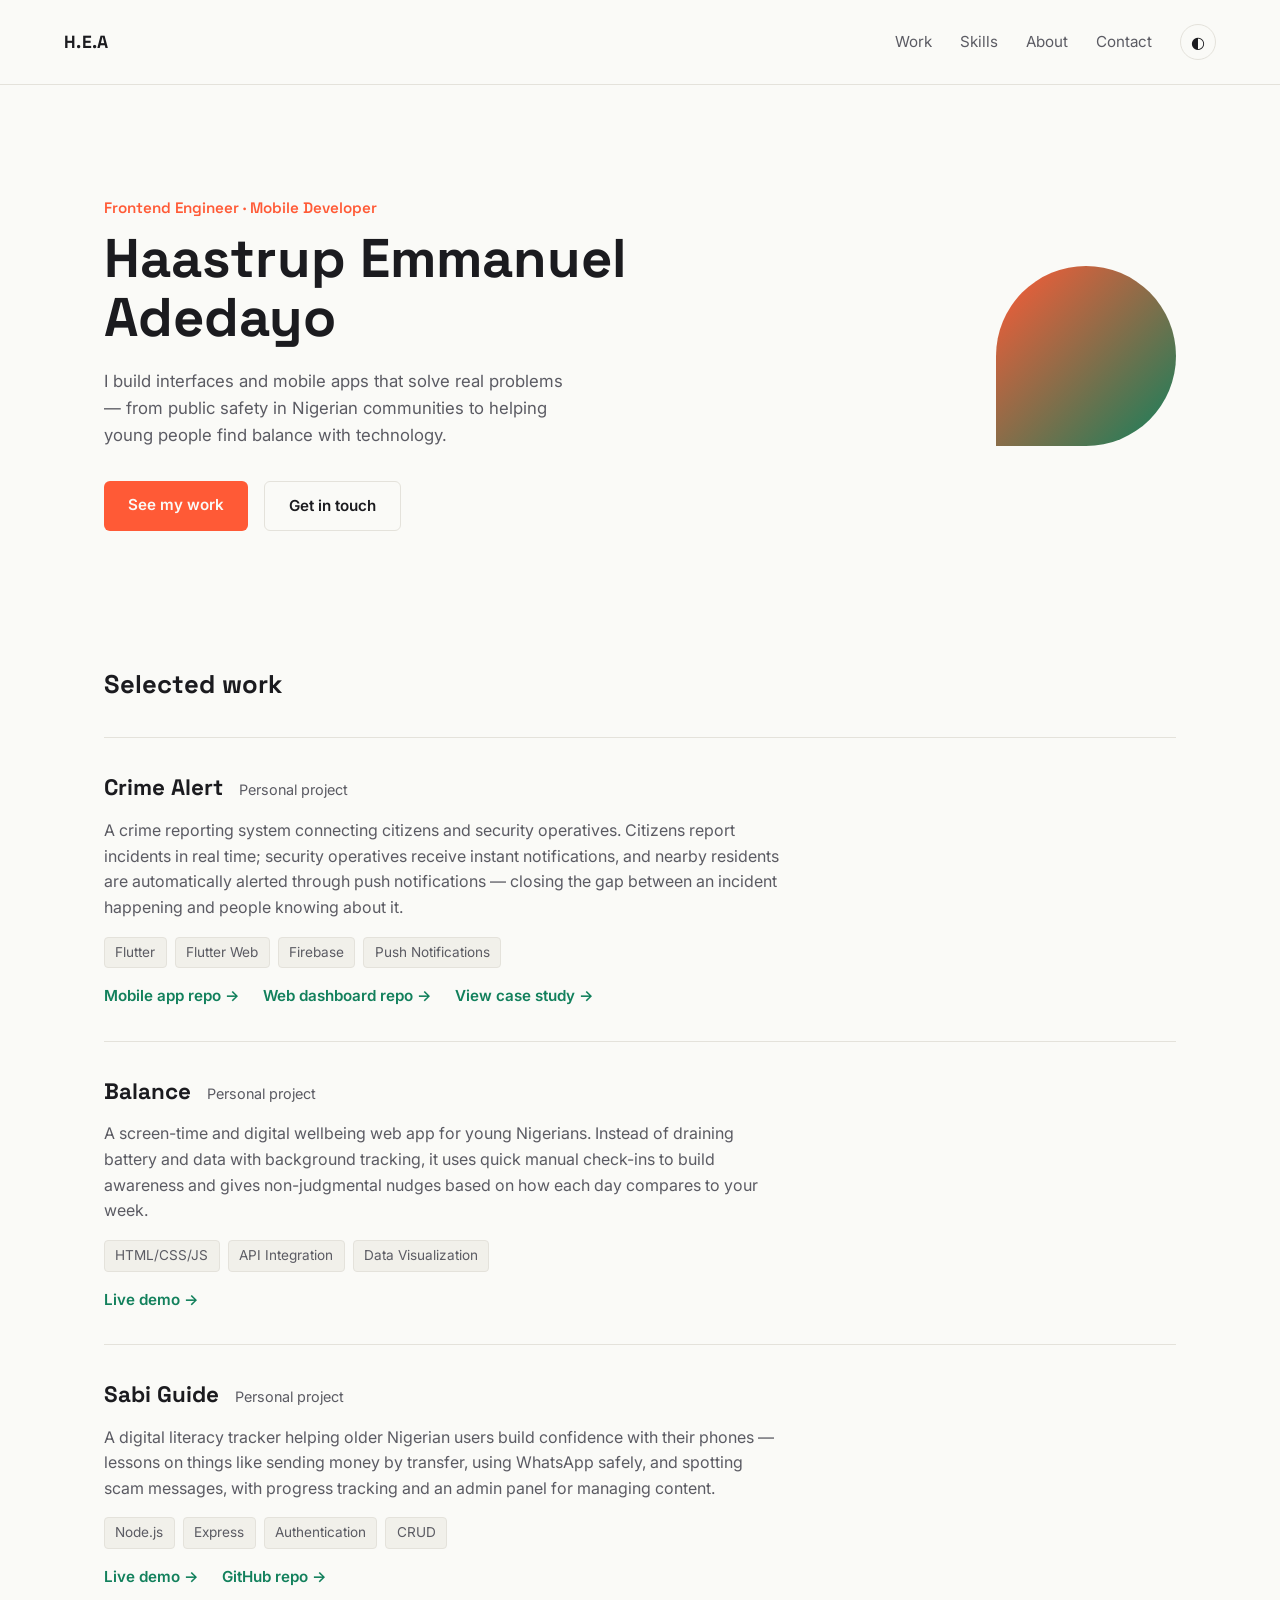
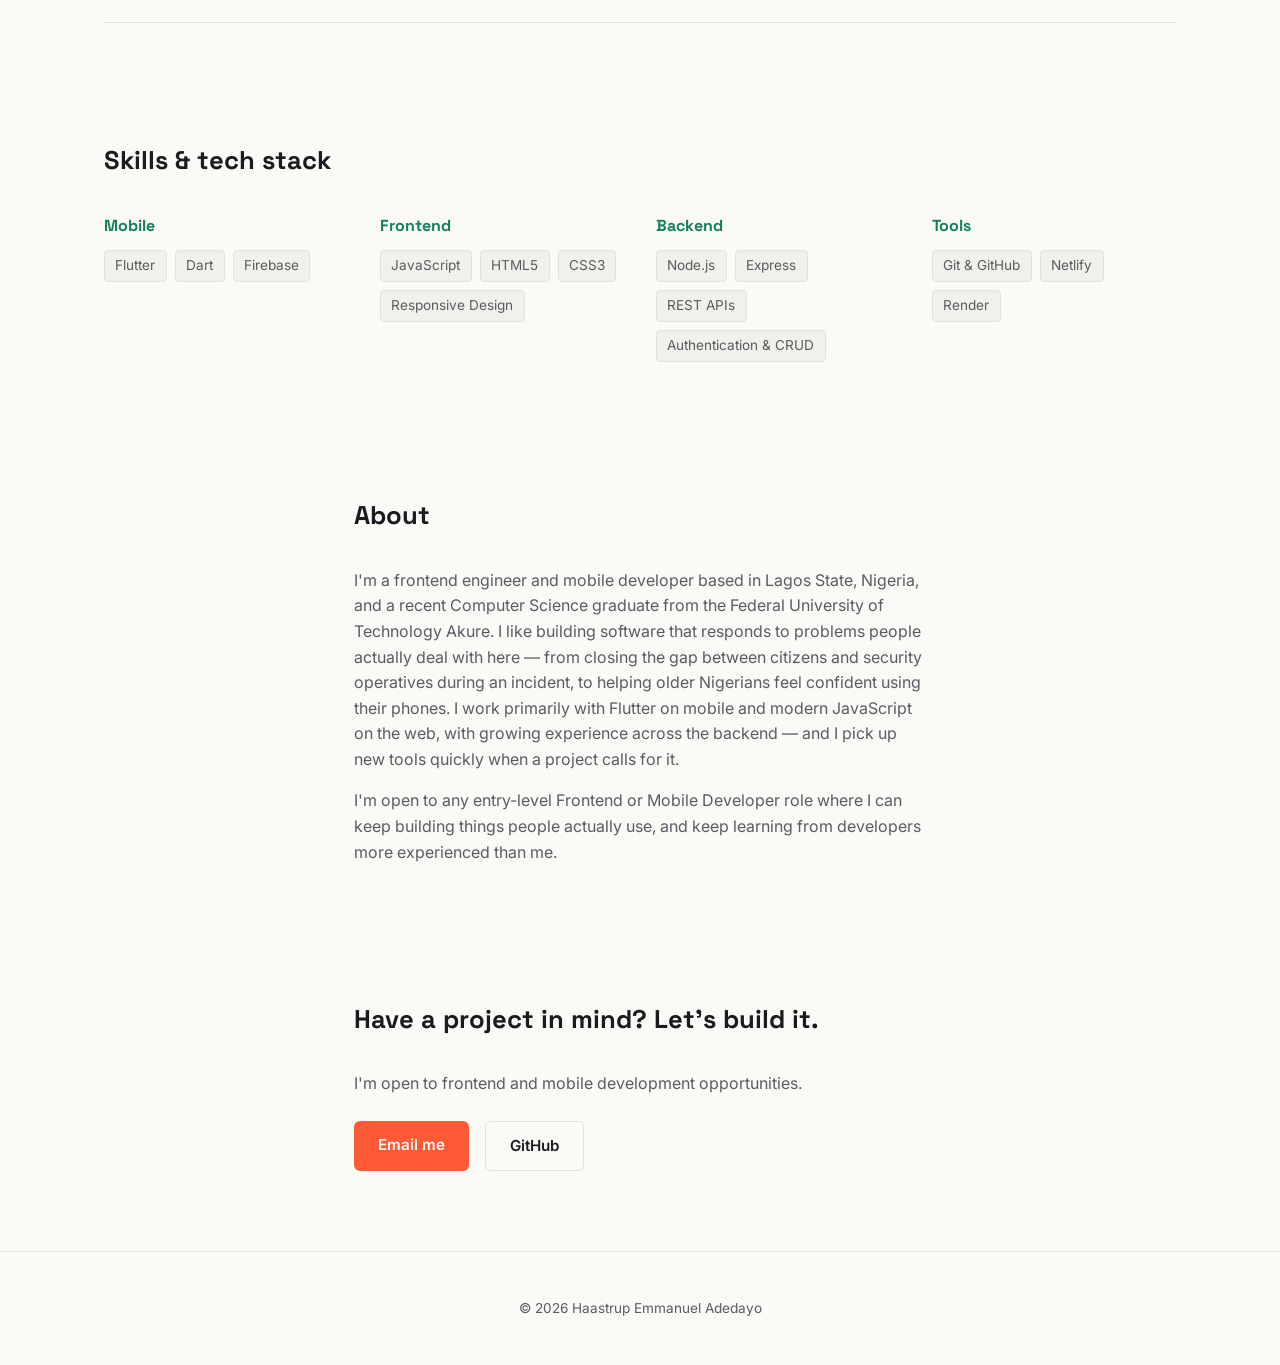
<file: index.html>
<!DOCTYPE html>
<html lang="en">
<head>
<meta charset="UTF-8" />
<meta name="viewport" content="width=device-width, initial-scale=1.0" />
<title>Haastrup Emmanuel Adedayo — Frontend Engineer & Mobile Developer</title>
<link rel="preconnect" href="https://fonts.googleapis.com">
<link href="https://fonts.googleapis.com/css2?family=Space+Grotesk:wght@400;500;600;700&family=Inter:wght@400;500;600&display=swap" rel="stylesheet">
<link rel="stylesheet" href="style.css" />
</head>
<body>

  <header class="site-header">
    <span class="logo">H.E.A</span>
    <nav>
      <a href="#work">Work</a>
      <a href="#skills">Skills</a>
      <a href="#about">About</a>
      <a href="#contact">Contact</a>
      <button id="theme-toggle" aria-label="Toggle dark mode">
        <span class="toggle-icon">◐</span>
      </button>
    </nav>
  </header>

  <main>
    <section class="hero">
      <div class="hero-text">
        <p class="eyebrow">Frontend Engineer · Mobile Developer</p>
        <h1>Haastrup Emmanuel<br />Adedayo</h1>
        <p class="hero-desc">
          I build interfaces and mobile apps that solve real problems —
          from public safety in Nigerian communities to helping young people
          find balance with technology.
        </p>
        <div class="hero-links">
          <a href="#work" class="btn-primary">See my work</a>
          <a href="#contact" class="btn-ghost">Get in touch</a>
        </div>
      </div>
      <div class="hero-mark" aria-hidden="true">
        <div class="mark-shape"></div>
      </div>
    </section>

    <section id="work" class="work">
      <h2>Selected work</h2>

      <article class="project">
        <div class="project-head">
          <h3>Crime Alert</h3>
          <span class="project-year">Personal project</span>
        </div>
        <p class="project-desc">
          A crime reporting system connecting citizens and security operatives.
          Citizens report incidents in real time; security operatives receive
          instant notifications, and nearby residents are automatically alerted
          through push notifications — closing the gap between an incident
          happening and people knowing about it.
        </p>
        <ul class="tags">
          <li>Flutter</li>
          <li>Flutter Web</li>
          <li>Firebase</li>
          <li>Push Notifications</li>
        </ul>
        <div class="project-links">
          <a href="https://github.com/HaastrupEmmanuel01/crime-alert-app" target="_blank" rel="noopener">Mobile app repo →</a>
          <a href="https://github.com/HaastrupEmmanuel01/crime-alert-dashboard" target="_blank" rel="noopener">Web dashboard repo →</a>
          <a href="./crime-alert-case-study.html">View case study →</a>
        </div>
      </article>

      <article class="project">
        <div class="project-head">
          <h3>Balance</h3>
          <span class="project-year">Personal project</span>
        </div>
        <p class="project-desc">
          A screen-time and digital wellbeing web app for young Nigerians.
          Instead of draining battery and data with background tracking,
          it uses quick manual check-ins to build awareness and gives
          non-judgmental nudges based on how each day compares to your week.
        </p>
        <ul class="tags">
          <li>HTML/CSS/JS</li>
          <li>API Integration</li>
          <li>Data Visualization</li>
        </ul>
        <div class="project-links">
          <a href="./balance/index.html">Live demo →</a>
        </div>
      </article>

      <article class="project">
        <div class="project-head">
          <h3>Sabi Guide</h3>
          <span class="project-year">Personal project</span>
        </div>
        <p class="project-desc">
          A digital literacy tracker helping older Nigerian users build
          confidence with their phones — lessons on things like sending
          money by transfer, using WhatsApp safely, and spotting scam
          messages, with progress tracking and an admin panel for managing
          content.
        </p>
        <ul class="tags">
          <li>Node.js</li>
          <li>Express</li>
          <li>Authentication</li>
          <li>CRUD</li>
        </ul>
        <div class="project-links">
          <a href="https://sabi-guide.onrender.com/login" target="_blank" rel="noopener">Live demo →</a>
          <a href="https://github.com/HaastrupEmmanuel01/sabi-guide" target="_blank" rel="noopener">GitHub repo →</a>
        </div>
      </article>
    </section>

    <section id="skills" class="skills">
      <h2>Skills & tech stack</h2>
      <div class="skills-grid">
        <div class="skills-group">
          <h3>Mobile</h3>
          <ul class="tags">
            <li>Flutter</li>
            <li>Dart</li>
            <li>Firebase</li>
          </ul>
        </div>
        <div class="skills-group">
          <h3>Frontend</h3>
          <ul class="tags">
            <li>JavaScript</li>
            <li>HTML5</li>
            <li>CSS3</li>
            <li>Responsive Design</li>
          </ul>
        </div>
        <div class="skills-group">
          <h3>Backend</h3>
          <ul class="tags">
            <li>Node.js</li>
            <li>Express</li>
            <li>REST APIs</li>
            <li>Authentication & CRUD</li>
          </ul>
        </div>
        <div class="skills-group">
          <h3>Tools</h3>
          <ul class="tags">
            <li>Git & GitHub</li>
            <li>Netlify</li>
            <li>Render</li>
          </ul>
        </div>
      </div>
    </section>

    <section id="about" class="about">
      <h2>About</h2>
      <p>
        I'm a frontend engineer and mobile developer based in Lagos State, Nigeria,
        and a recent Computer Science graduate from the Federal University of
        Technology Akure. I like building software that responds to problems
        people actually deal with here — from closing the gap between citizens
        and security operatives during an incident, to helping older Nigerians
        feel confident using their phones. I work primarily with Flutter on
        mobile and modern JavaScript on the web, with growing experience across
        the backend — and I pick up new tools quickly when a project calls for it.
      </p>
      <p>
        I'm open to any entry-level Frontend or Mobile Developer
        role where I can keep building things people actually use, and keep
        learning from developers more experienced than me.
      </p>
    </section>

    <section id="contact" class="contact">
      <h2>Have a project in mind? Let's build it.</h2>
      <p>I'm open to frontend and mobile development opportunities.</p>
      <div class="contact-links">
        <a href="mailto:ehaastrup079@gmail.com" class="btn-primary">Email me</a>
        <a href="https://github.com/HaastrupEmmanuel01" target="_blank" rel="noopener" class="btn-ghost">GitHub</a>
      </div>
    </section>
  </main>

  <footer>
    <p>© 2026 Haastrup Emmanuel Adedayo</p>
  </footer>

  <script src="script.js"></script>
</body>
</html>
</file>
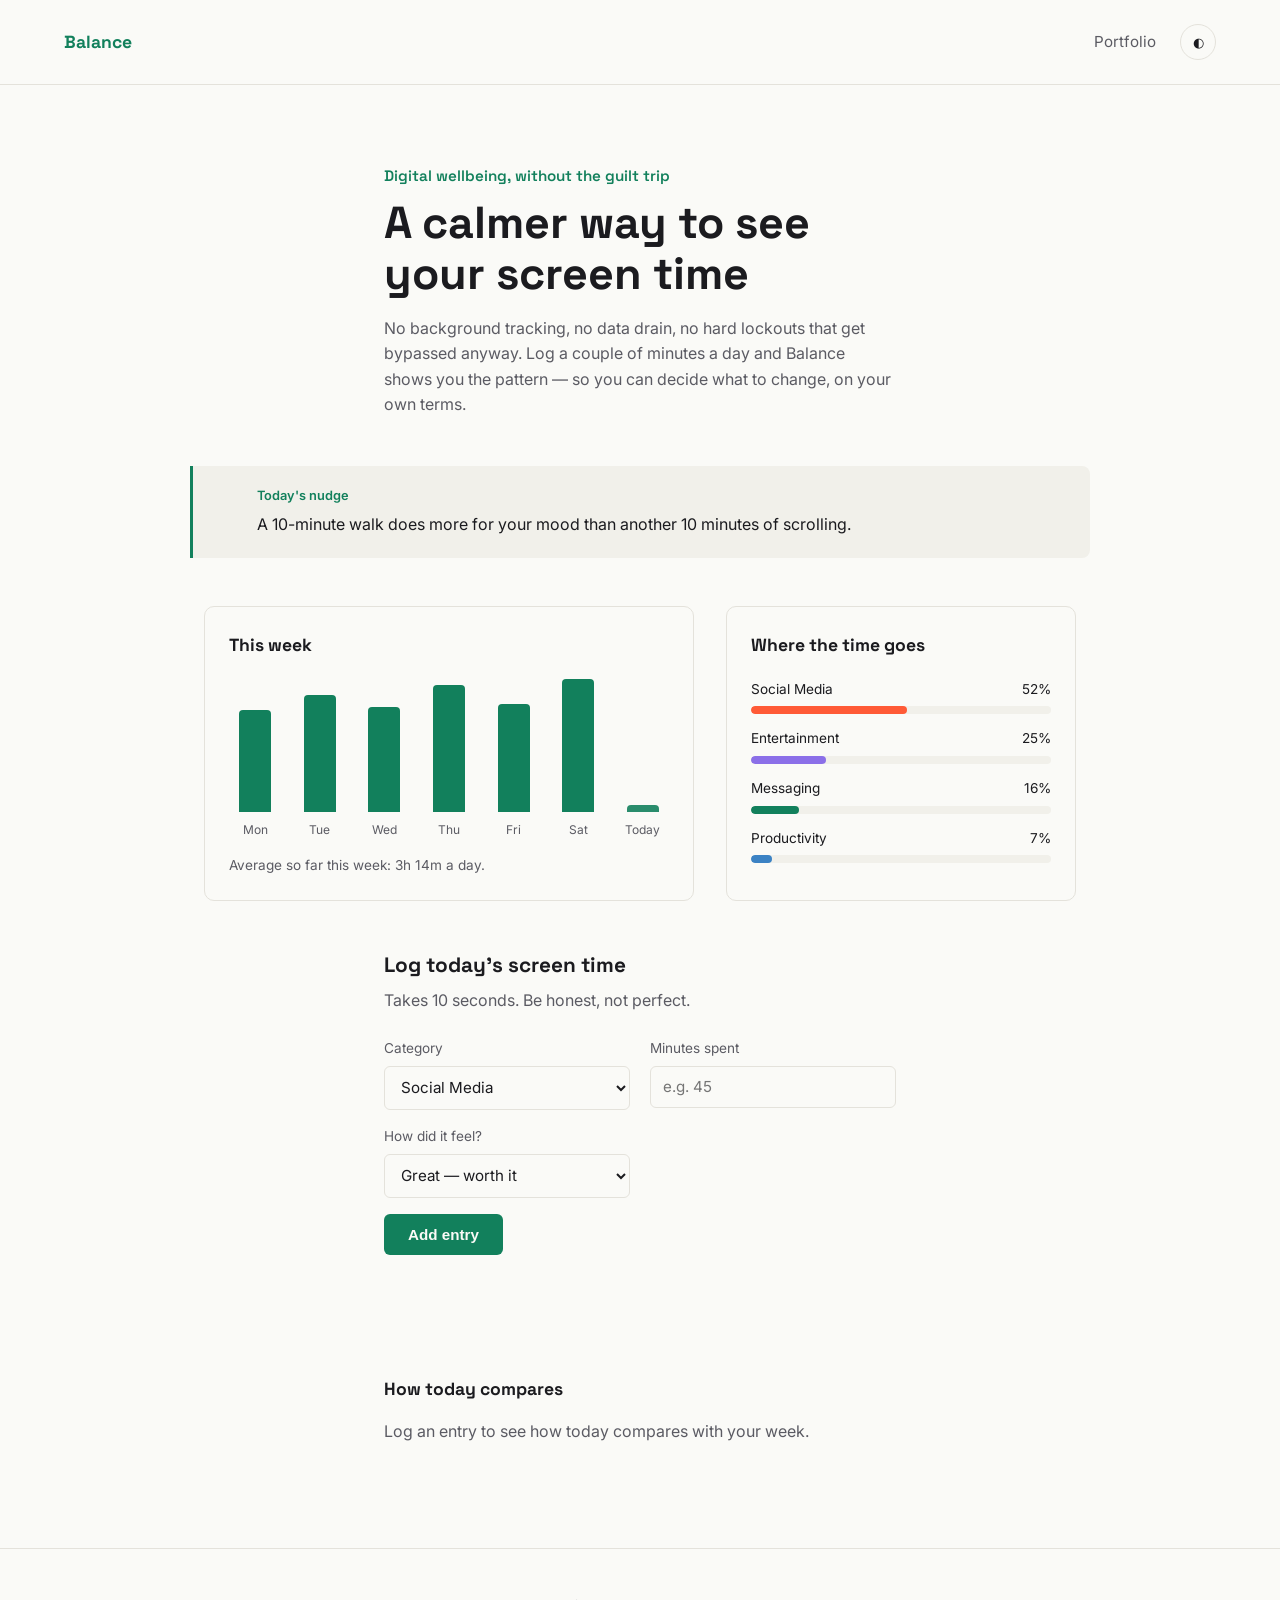
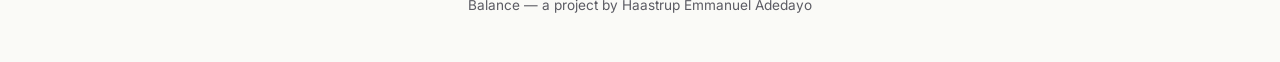
<file: Balance website/index.html>
<!DOCTYPE html>
<html lang="en">
<head>
<meta charset="UTF-8" />
<meta name="viewport" content="width=device-width, initial-scale=1.0" />
<title>Balance — a calmer way to see your screen time</title>
<link rel="preconnect" href="https://fonts.googleapis.com">
<link href="https://fonts.googleapis.com/css2?family=Space+Grotesk:wght@400;500;600;700&family=Inter:wght@400;500;600&display=swap" rel="stylesheet">
<link rel="stylesheet" href="style.css" />
</head>
<body>

  <header class="site-header">
    <span class="logo">Balance</span>
    <nav>
      <a href="../index.html">Portfolio</a>
      <button id="theme-toggle" aria-label="Toggle dark mode">
        <span class="toggle-icon">◐</span>
      </button>
    </nav>
  </header>

  <main>
    <section class="hero">
      <p class="eyebrow">Digital wellbeing, without the guilt trip</p>
      <h1>A calmer way to see your screen time</h1>
      <p class="hero-desc">
        No background tracking, no data drain, no hard lockouts that get bypassed
        anyway. Log a couple of minutes a day and Balance shows you the pattern —
        so you can decide what to change, on your own terms.
      </p>
    </section>

    <section class="tip-banner" id="tip-banner">
      <span class="tip-label">Today's nudge</span>
      <p id="tip-text">Loading a thought for today…</p>
    </section>

    <section class="dashboard">
      <div class="panel weekly-panel">
        <h2>This week</h2>
        <div class="bar-chart" id="bar-chart"></div>
        <p class="chart-caption" id="chart-caption"></p>
      </div>

      <div class="panel breakdown-panel">
        <h2>Where the time goes</h2>
        <div class="breakdown-list" id="breakdown-list"></div>
      </div>
    </section>

    <section class="checkin">
      <h2>Log today's screen time</h2>
      <p class="checkin-sub">Takes 10 seconds. Be honest, not perfect.</p>
      <form id="checkin-form">
        <div class="field">
          <label for="category">Category</label>
          <select id="category" required>
            <option value="Social Media">Social Media</option>
            <option value="Entertainment">Entertainment</option>
            <option value="Messaging">Messaging</option>
            <option value="Productivity">Productivity</option>
            <option value="Other">Other</option>
          </select>
        </div>
        <div class="field">
          <label for="minutes">Minutes spent</label>
          <input type="number" id="minutes" min="1" max="600" placeholder="e.g. 45" required />
        </div>
        <div class="field">
          <label for="mood">How did it feel?</label>
          <select id="mood" required>
            <option value="great">Great — worth it</option>
            <option value="okay">Okay — neutral</option>
            <option value="draining">Draining — wish I hadn't</option>
          </select>
        </div>
        <button type="submit" class="btn-primary">Add entry</button>
      </form>
      <p class="checkin-feedback" id="checkin-feedback"></p>
    </section>

    <section class="nudge-section">
      <h2>How today compares</h2>
      <p id="nudge-text" class="nudge-text">Log an entry to see how today compares with your week.</p>
    </section>
  </main>

  <footer>
    <p>Balance — a project by Haastrup Emmanuel Adedayo</p>
  </footer>

  <script src="script.js"></script>
</body>
</html>
</file>
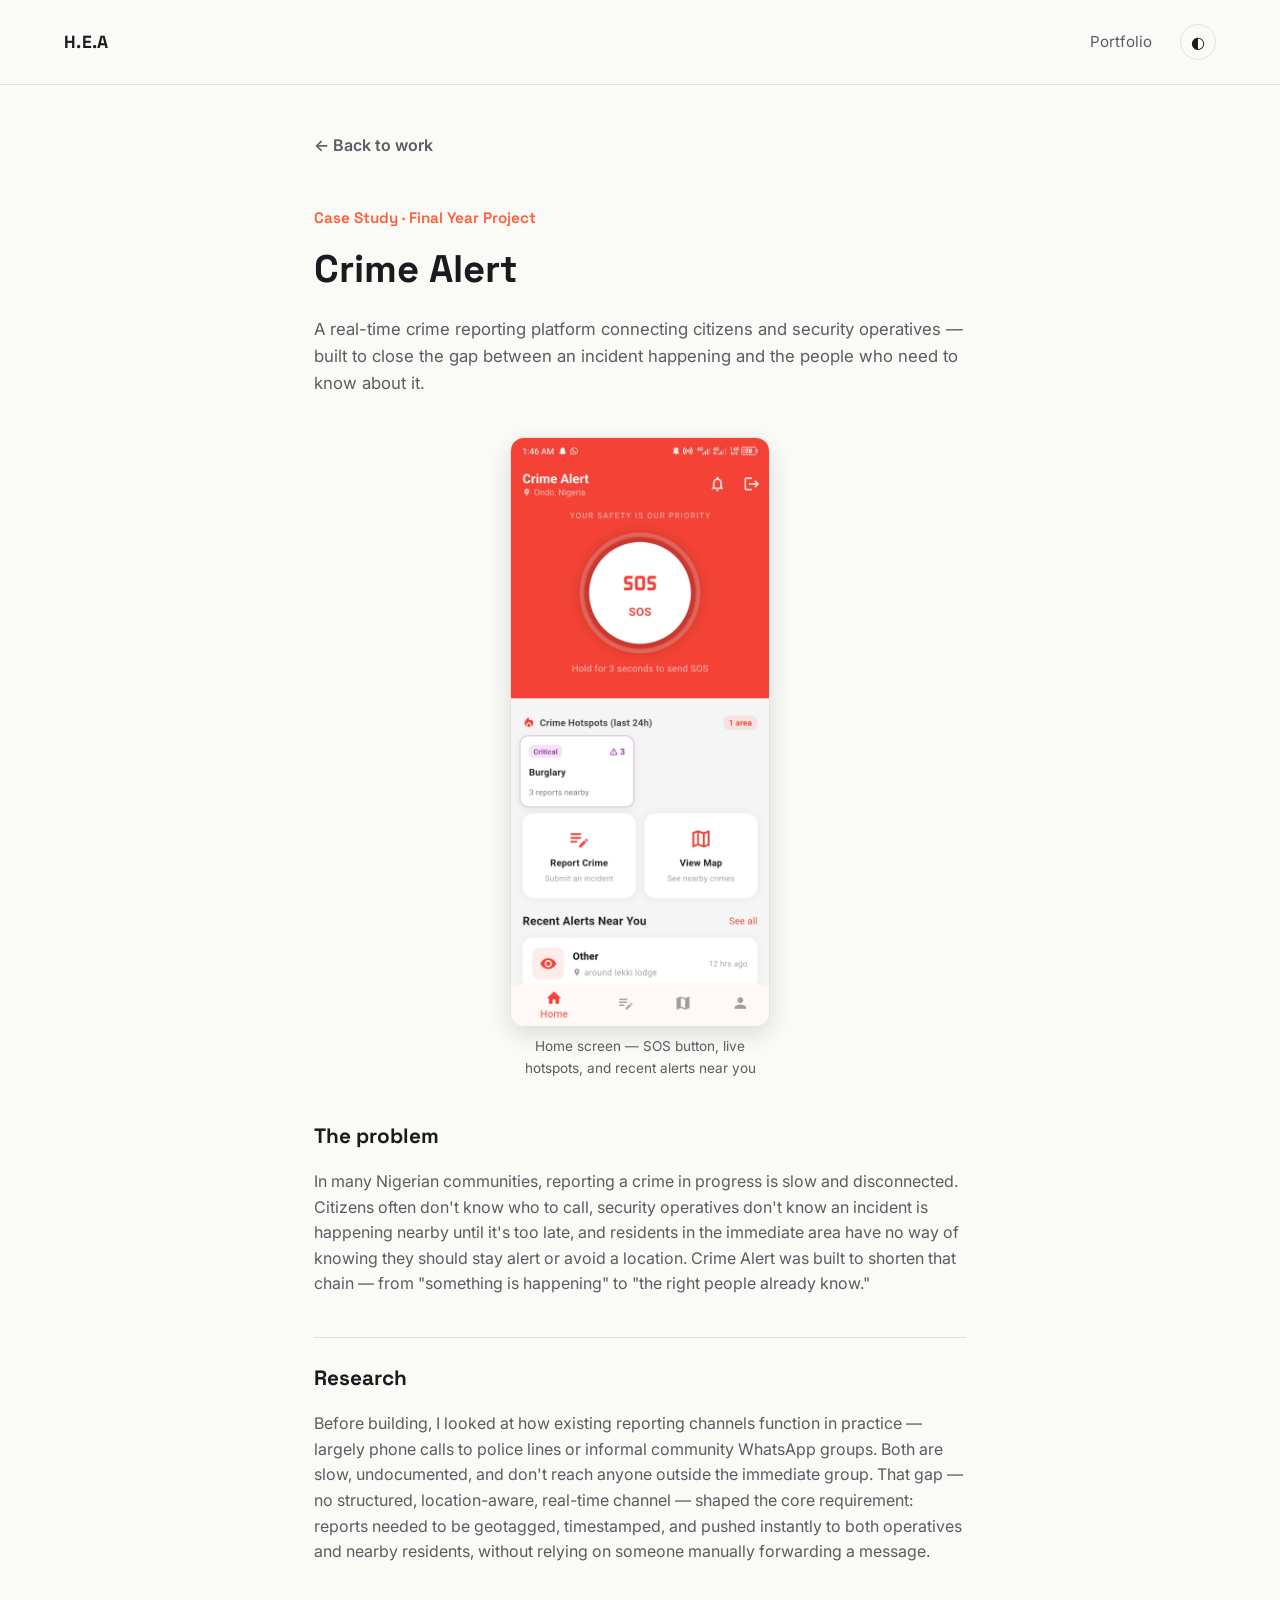
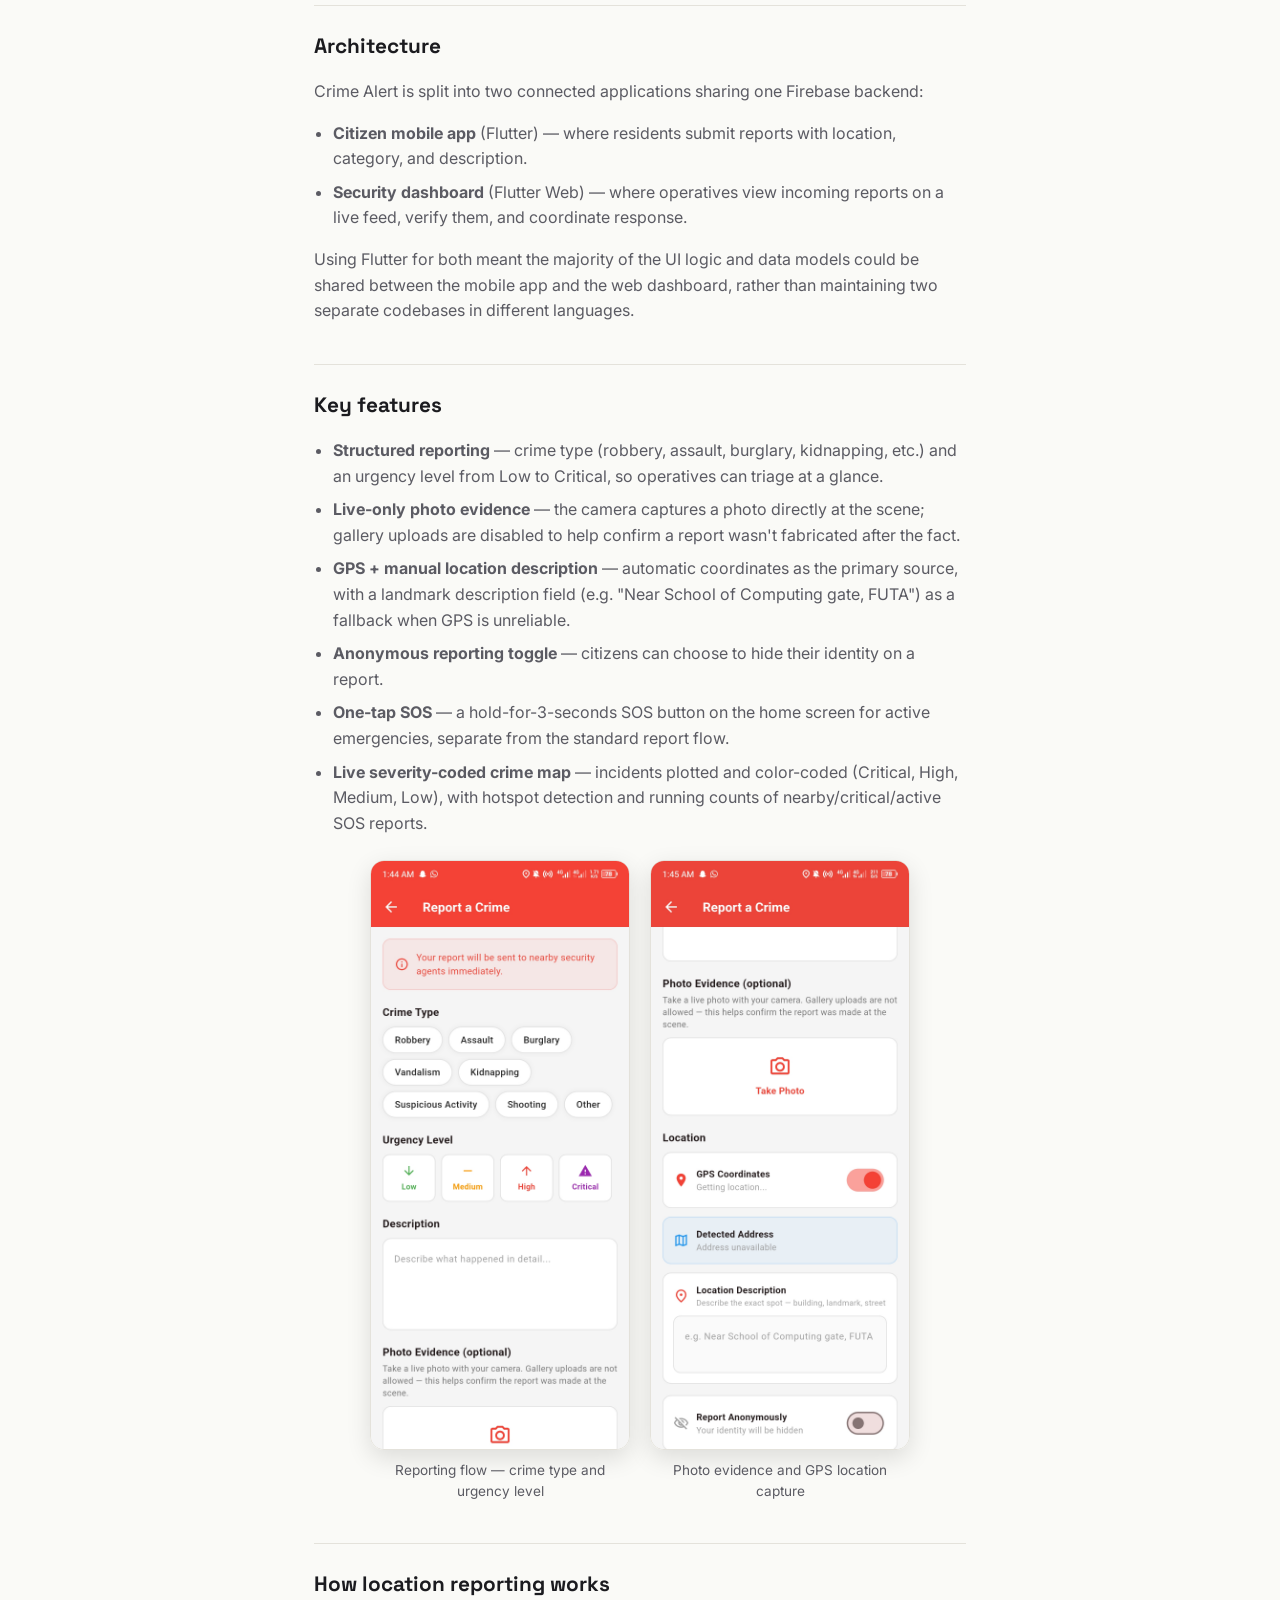
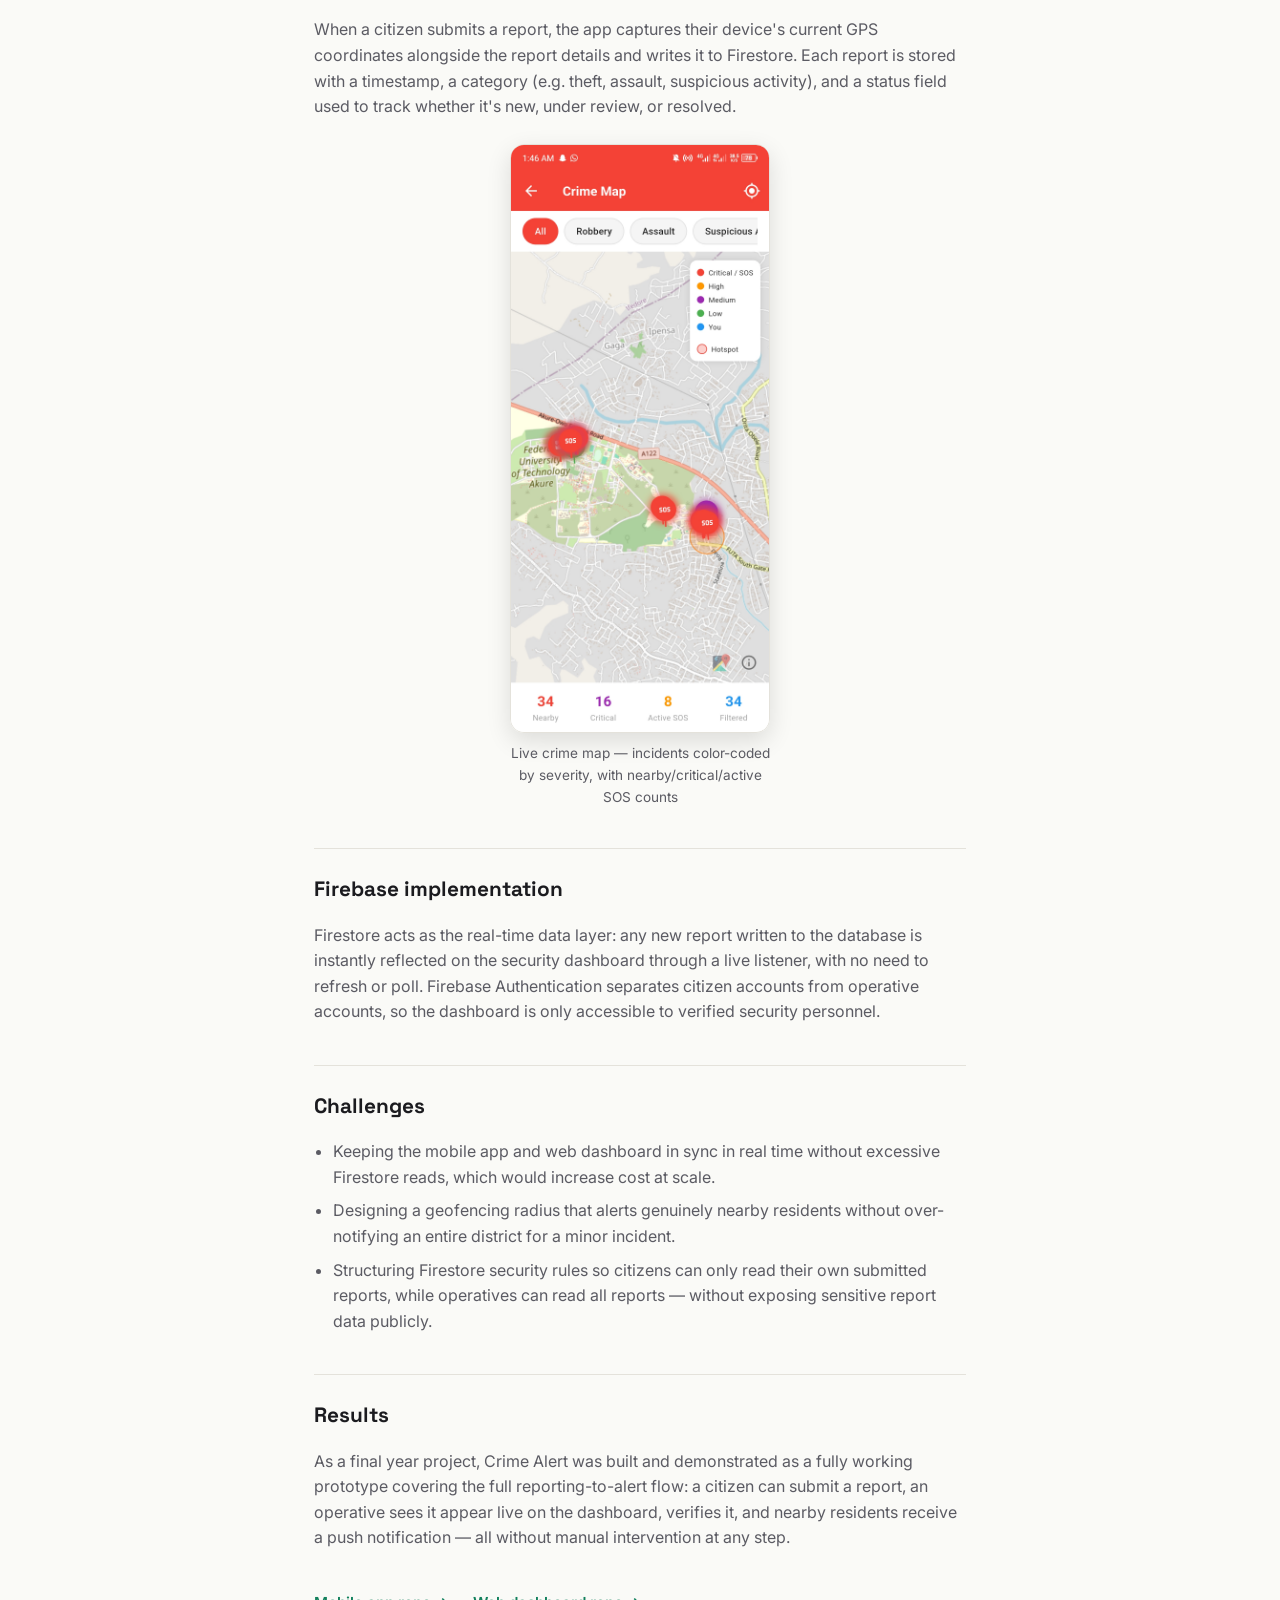
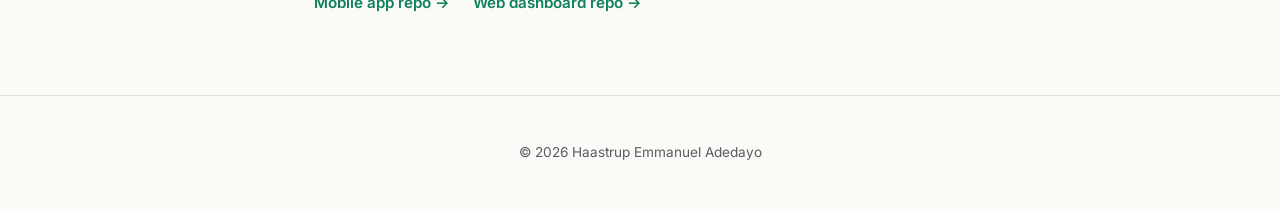
<file: crime-alert-case-study.html>
<!DOCTYPE html>
<html lang="en">
<head>
<meta charset="UTF-8" />
<meta name="viewport" content="width=device-width, initial-scale=1.0" />
<title>Crime Alert — Case Study | Haastrup Emmanuel Adedayo</title>
<link rel="preconnect" href="https://fonts.googleapis.com">
<link href="https://fonts.googleapis.com/css2?family=Space+Grotesk:wght@400;500;600;700&family=Inter:wght@400;500;600&display=swap" rel="stylesheet">
<link rel="stylesheet" href="style.css" />
<style>
  .case-study { max-width: 780px; margin: 0 auto; padding: 3rem 5vw 5rem; }
  .case-study .back-link { display: inline-block; margin-bottom: 2rem; color: var(--text-muted); text-decoration: none; font-weight: 600; }
  .case-study .eyebrow { color: var(--accent-orange); font-weight: 600; margin-bottom: 0.5rem; }
  .case-study h1 { font-size: clamp(1.8rem, 4vw, 2.4rem); margin: 0 0 1rem; }
  .case-study .subtitle { color: var(--text-muted); font-size: 1.05rem; margin-bottom: 2.5rem; }
  .case-study h2 { font-size: 1.3rem; margin: 2.5rem 0 1rem; padding-top: 1.5rem; border-top: 1px solid var(--border); }
  .case-study h2:first-of-type { border-top: none; padding-top: 0; }
  .case-study p { color: var(--text-muted); margin-bottom: 1rem; }
  .case-study ul { color: var(--text-muted); padding-left: 1.2rem; }
  .case-study li { margin-bottom: 0.5rem; }
  .screenshot-placeholder {
    border: 2px dashed var(--border);
    border-radius: 10px;
    padding: 3rem 1.5rem;
    text-align: center;
    color: var(--text-muted);
    font-size: 0.9rem;
    margin: 1.5rem 0;
    background: var(--surface);
  }
  .screenshot-row {
    display: flex;
    gap: 1.25rem;
    margin: 1.5rem 0;
    flex-wrap: wrap;
    justify-content: center;
  }
  .screenshot-row figure {
    margin: 0;
    max-width: 260px;
    flex: 1 1 220px;
  }
  .screenshot-row img {
    width: 100%;
    border-radius: 14px;
    border: 1px solid var(--border);
    box-shadow: 0 8px 24px rgba(0,0,0,0.12);
    display: block;
  }
  .screenshot-row figcaption {
    text-align: center;
    font-size: 0.85rem;
    color: var(--text-muted);
    margin-top: 0.6rem;
  }
  .screenshot-single {
    max-width: 260px;
    margin: 1.5rem auto;
  }
  .screenshot-single img {
    width: 100%;
    border-radius: 14px;
    border: 1px solid var(--border);
    box-shadow: 0 8px 24px rgba(0,0,0,0.12);
    display: block;
  }
  .screenshot-single figcaption {
    text-align: center;
    font-size: 0.85rem;
    color: var(--text-muted);
    margin-top: 0.6rem;
  }
  .case-study .project-links { display: flex; gap: 1.5rem; flex-wrap: wrap; margin-top: 2.5rem; }
  .case-study .project-links a { text-decoration: none; font-weight: 600; color: var(--accent-teal); }
</style>
</head>
<body>

  <header class="site-header">
    <span class="logo">H.E.A</span>
    <nav>
      <a href="./index.html">Portfolio</a>
      <button id="theme-toggle" aria-label="Toggle dark mode">
        <span class="toggle-icon">◐</span>
      </button>
    </nav>
  </header>

  <main class="case-study">
    <a href="./index.html#work" class="back-link">← Back to work</a>
    <p class="eyebrow">Case Study · Final Year Project</p>
    <h1>Crime Alert</h1>
    <p class="subtitle">
      A real-time crime reporting platform connecting citizens and security
      operatives — built to close the gap between an incident happening and
      the people who need to know about it.
    </p>

    <figure class="screenshot-single">
      <img src="./assets/crime-alert/home-sos.jpg" alt="Crime Alert home screen with SOS button and recent alerts" />
      <figcaption>Home screen — SOS button, live hotspots, and recent alerts near you</figcaption>
    </figure>

    <h2>The problem</h2>
    <p>
      In many Nigerian communities, reporting a crime in progress is slow and
      disconnected. Citizens often don't know who to call, security operatives
      don't know an incident is happening nearby until it's too late, and
      residents in the immediate area have no way of knowing they should stay
      alert or avoid a location. Crime Alert was built to shorten that chain —
      from "something is happening" to "the right people already know."
    </p>

    <h2>Research</h2>
    <p>
      Before building, I looked at how existing reporting channels function in
      practice — largely phone calls to police lines or informal community
      WhatsApp groups. Both are slow, undocumented, and don't reach anyone
      outside the immediate group. That gap — no structured, location-aware,
      real-time channel — shaped the core requirement: reports needed to be
      geotagged, timestamped, and pushed instantly to both operatives and
      nearby residents, without relying on someone manually forwarding a message.
    </p>

    <h2>Architecture</h2>
    <p>
      Crime Alert is split into two connected applications sharing one Firebase
      backend:
    </p>
    <ul>
      <li><strong>Citizen mobile app</strong> (Flutter) — where residents submit reports with location, category, and description.</li>
      <li><strong>Security dashboard</strong> (Flutter Web) — where operatives view incoming reports on a live feed, verify them, and coordinate response.</li>
    </ul>
    <p>
      Using Flutter for both meant the majority of the UI logic and data models
      could be shared between the mobile app and the web dashboard, rather than
      maintaining two separate codebases in different languages.
    </p>

    <h2>Key features</h2>
    <ul>
      <li><strong>Structured reporting</strong> — crime type (robbery, assault, burglary, kidnapping, etc.) and an urgency level from Low to Critical, so operatives can triage at a glance.</li>
      <li><strong>Live-only photo evidence</strong> — the camera captures a photo directly at the scene; gallery uploads are disabled to help confirm a report wasn't fabricated after the fact.</li>
      <li><strong>GPS + manual location description</strong> — automatic coordinates as the primary source, with a landmark description field (e.g. "Near School of Computing gate, FUTA") as a fallback when GPS is unreliable.</li>
      <li><strong>Anonymous reporting toggle</strong> — citizens can choose to hide their identity on a report.</li>
      <li><strong>One-tap SOS</strong> — a hold-for-3-seconds SOS button on the home screen for active emergencies, separate from the standard report flow.</li>
      <li><strong>Live severity-coded crime map</strong> — incidents plotted and color-coded (Critical, High, Medium, Low), with hotspot detection and running counts of nearby/critical/active SOS reports.</li>
    </ul>

    <div class="screenshot-row">
      <figure>
        <img src="./assets/crime-alert/report-crime-form.jpg" alt="Report a Crime form showing crime type and urgency level" />
        <figcaption>Reporting flow — crime type and urgency level</figcaption>
      </figure>
      <figure>
        <img src="./assets/crime-alert/report-location-photo.jpg" alt="Report a Crime screen showing photo evidence and GPS location capture" />
        <figcaption>Photo evidence and GPS location capture</figcaption>
      </figure>
    </div>

    <h2>How location reporting works</h2>
    <p>
      When a citizen submits a report, the app captures their device's current
      GPS coordinates alongside the report details and writes it to Firestore.
      Each report is stored with a timestamp, a category (e.g. theft, assault,
      suspicious activity), and a status field used to track whether it's new,
      under review, or resolved.
    </p>

    <figure class="screenshot-single">
      <img src="./assets/crime-alert/crime-map.jpg" alt="Crime Map screen showing nearby incidents color-coded by severity" />
      <figcaption>Live crime map — incidents color-coded by severity, with nearby/critical/active SOS counts</figcaption>
    </figure>

    <h2>Firebase implementation</h2>
    <p>
      Firestore acts as the real-time data layer: any new report written to the
      database is instantly reflected on the security dashboard through a live
      listener, with no need to refresh or poll. Firebase Authentication
      separates citizen accounts from operative accounts, so the dashboard is
      only accessible to verified security personnel.
    </p>

    <h2>Challenges</h2>
    <ul>
      <li>Keeping the mobile app and web dashboard in sync in real time without excessive Firestore reads, which would increase cost at scale.</li>
      <li>Designing a geofencing radius that alerts genuinely nearby residents without over-notifying an entire district for a minor incident.</li>
      <li>Structuring Firestore security rules so citizens can only read their own submitted reports, while operatives can read all reports — without exposing sensitive report data publicly.</li>
    </ul>

    <h2>Results</h2>
    <p>
      As a final year project, Crime Alert was built and demonstrated as a
      fully working prototype covering the full reporting-to-alert flow: a
      citizen can submit a report, an operative sees it appear live on the
      dashboard, verifies it, and nearby residents receive a push notification
      — all without manual intervention at any step.
    </p>

    <div class="project-links">
      <a href="https://github.com/HaastrupEmmanuel01/crime-alert-app" target="_blank" rel="noopener">Mobile app repo →</a>
      <a href="https://github.com/HaastrupEmmanuel01/crime-alert-dashboard" target="_blank" rel="noopener">Web dashboard repo →</a>
    </div>
  </main>

  <footer>
    <p>© 2026 Haastrup Emmanuel Adedayo</p>
  </footer>

  <script src="script.js"></script>
</body>
</html>
</file>
<file: style.css>
/* ---------- Theme tokens ---------- */
:root {
  --bg: #FAFAF7;
  --text: #1B1B1F;
  --text-muted: #5B5B63;
  --border: #E4E2DB;
  --accent-orange: #FF5A36;
  --accent-teal: #12805C;
  --surface: #F1F0EA;
}

html[data-theme="dark"] {
  --bg: #14151A;
  --text: #EDEDE8;
  --text-muted: #A0A0A8;
  --border: #2A2B32;
  --accent-orange: #FF7A5C;
  --accent-teal: #2EC28E;
  --surface: #1D1E24;
}

* { box-sizing: border-box; }

body {
  margin: 0;
  background: var(--bg);
  color: var(--text);
  font-family: 'Inter', sans-serif;
  line-height: 1.6;
  transition: background 0.2s ease, color 0.2s ease;
}

h1, h2, h3, .logo, .eyebrow {
  font-family: 'Space Grotesk', sans-serif;
}

a {
  color: var(--text);
}

/* ---------- Header ---------- */
.site-header {
  display: flex;
  justify-content: space-between;
  align-items: center;
  padding: 1.5rem 5vw;
  border-bottom: 1px solid var(--border);
}

.logo {
  font-weight: 700;
  font-size: 1.1rem;
  letter-spacing: 0.02em;
}

.site-header nav {
  display: flex;
  align-items: center;
  gap: 1.75rem;
}

.site-header nav a {
  text-decoration: none;
  font-size: 0.95rem;
  color: var(--text-muted);
}

.site-header nav a:hover {
  color: var(--text);
}

#theme-toggle {
  background: none;
  border: 1px solid var(--border);
  border-radius: 50%;
  width: 36px;
  height: 36px;
  cursor: pointer;
  font-size: 1rem;
  color: var(--text);
  display: flex;
  align-items: center;
  justify-content: center;
}

/* ---------- Hero ---------- */
.hero {
  display: flex;
  justify-content: space-between;
  align-items: center;
  gap: 3rem;
  padding: 6rem 5vw 5rem;
  max-width: 1200px;
  margin: 0 auto;
}

.hero-text {
  max-width: 560px;
}

.eyebrow {
  color: var(--accent-orange);
  font-weight: 600;
  font-size: 0.95rem;
  margin-bottom: 0.5rem;
}

.hero h1 {
  font-size: clamp(2.2rem, 5vw, 3.4rem);
  line-height: 1.1;
  margin: 0 0 1.25rem;
}

.hero-desc {
  color: var(--text-muted);
  font-size: 1.05rem;
  max-width: 480px;
}

.hero-links {
  display: flex;
  gap: 1rem;
  margin-top: 2rem;
}

.btn-primary, .btn-ghost {
  padding: 0.75rem 1.5rem;
  border-radius: 6px;
  text-decoration: none;
  font-weight: 600;
  font-size: 0.95rem;
}

.btn-primary {
  background: var(--accent-orange);
  color: #FAFAF7;
}

.btn-ghost {
  border: 1px solid var(--border);
  color: var(--text);
}

.hero-mark {
  flex-shrink: 0;
  display: flex;
  align-items: center;
  justify-content: center;
}

.mark-shape {
  width: 180px;
  height: 180px;
  border-radius: 50% 50% 50% 0;
  background: linear-gradient(135deg, var(--accent-orange), var(--accent-teal));
}

/* ---------- Work / Projects ---------- */
.work {
  padding: 2rem 5vw 4rem;
  max-width: 1200px;
  margin: 0 auto;
}

.work h2, .about h2, .contact h2 {
  font-size: 1.6rem;
  margin-bottom: 2rem;
}

.project {
  padding: 2rem 0;
  border-top: 1px solid var(--border);
}

.project:last-child {
  border-bottom: 1px solid var(--border);
}

.project-head {
  display: flex;
  align-items: baseline;
  gap: 1rem;
  flex-wrap: wrap;
}

.project-head h3 {
  font-size: 1.4rem;
  margin: 0;
}

.project-year {
  color: var(--text-muted);
  font-size: 0.9rem;
}

.project-desc {
  color: var(--text-muted);
  max-width: 680px;
  margin: 0.75rem 0 1rem;
}

.tags {
  list-style: none;
  display: flex;
  flex-wrap: wrap;
  gap: 0.5rem;
  padding: 0;
  margin: 0 0 1rem;
}

.tags li {
  background: var(--surface);
  border: 1px solid var(--border);
  border-radius: 4px;
  padding: 0.25rem 0.65rem;
  font-size: 0.85rem;
  color: var(--text-muted);
}

.project-links {
  display: flex;
  gap: 1.5rem;
  flex-wrap: wrap;
}

.project-links a {
  text-decoration: none;
  font-weight: 600;
  color: var(--accent-teal);
  font-size: 0.95rem;
}

.project-upcoming {
  opacity: 0.7;
}

/* ---------- Skills ---------- */
.skills {
  padding: 2rem 5vw 4rem;
  max-width: 1200px;
  margin: 0 auto;
}

.skills h2 {
  font-size: 1.6rem;
  margin-bottom: 2rem;
}

.skills-grid {
  display: grid;
  grid-template-columns: repeat(auto-fit, minmax(200px, 1fr));
  gap: 2rem;
}

.skills-group h3 {
  font-size: 1rem;
  color: var(--accent-teal);
  margin: 0 0 0.75rem;
}

/* ---------- About ---------- */
.about {
  padding: 2rem 5vw 4rem;
  max-width: 700px;
  margin: 0 auto;
}

.about p {
  color: var(--text-muted);
}

.about p + p {
  margin-top: 1rem;
}

/* ---------- Contact ---------- */
.contact {
  padding: 2rem 5vw 5rem;
  max-width: 700px;
  margin: 0 auto;
}

.contact p {
  color: var(--text-muted);
  margin-bottom: 1.5rem;
}

.contact-links {
  display: flex;
  gap: 1rem;
  flex-wrap: wrap;
}

.contact-links .btn-primary,
.contact-links .btn-ghost {
  text-decoration: none;
}

/* ---------- Footer ---------- */
footer {
  text-align: center;
  padding: 2rem;
  color: var(--text-muted);
  font-size: 0.85rem;
  border-top: 1px solid var(--border);
}

/* ---------- Responsive ---------- */
@media (max-width: 720px) {
  .hero {
    flex-direction: column;
    text-align: left;
    padding-top: 4rem;
  }
  .hero-mark {
    order: -1;
  }
  .mark-shape {
    width: 120px;
    height: 120px;
  }
  .site-header nav {
    gap: 1rem;
  }
  .site-header nav a {
    display: none;
  }
}
</file>
<file: Balance website/style.css>
/* ---------- Theme tokens (shared system with portfolio) ---------- */
:root {
  --bg: #FAFAF7;
  --text: #1B1B1F;
  --text-muted: #5B5B63;
  --border: #E4E2DB;
  --accent-orange: #FF5A36;
  --accent-teal: #12805C;
  --surface: #F1F0EA;
}

html[data-theme="dark"] {
  --bg: #14151A;
  --text: #EDEDE8;
  --text-muted: #A0A0A8;
  --border: #2A2B32;
  --accent-orange: #FF7A5C;
  --accent-teal: #2EC28E;
  --surface: #1D1E24;
}

* { box-sizing: border-box; }

body {
  margin: 0;
  background: var(--bg);
  color: var(--text);
  font-family: 'Inter', sans-serif;
  line-height: 1.6;
  transition: background 0.2s ease, color 0.2s ease;
}

h1, h2, .logo, .eyebrow {
  font-family: 'Space Grotesk', sans-serif;
}

/* ---------- Header ---------- */
.site-header {
  display: flex;
  justify-content: space-between;
  align-items: center;
  padding: 1.5rem 5vw;
  border-bottom: 1px solid var(--border);
}

.logo {
  font-weight: 700;
  font-size: 1.1rem;
  color: var(--accent-teal);
}

.site-header nav {
  display: flex;
  align-items: center;
  gap: 1.5rem;
}

.site-header nav a {
  text-decoration: none;
  color: var(--text-muted);
  font-size: 0.95rem;
}

#theme-toggle {
  background: none;
  border: 1px solid var(--border);
  border-radius: 50%;
  width: 36px;
  height: 36px;
  cursor: pointer;
  color: var(--text);
}

/* ---------- Hero ---------- */
.hero {
  max-width: 640px;
  padding: 4rem 5vw 2rem;
  margin: 0 auto;
}

.eyebrow {
  color: var(--accent-teal);
  font-weight: 600;
  font-size: 0.95rem;
  margin-bottom: 0.5rem;
}

.hero h1 {
  font-size: clamp(2rem, 4.5vw, 2.8rem);
  line-height: 1.15;
  margin: 0 0 1rem;
}

.hero-desc {
  color: var(--text-muted);
}

/* ---------- Tip banner ---------- */
.tip-banner {
  max-width: 900px;
  margin: 0 auto 3rem;
  padding: 1.25rem 5vw;
  background: var(--surface);
  border-left: 3px solid var(--accent-teal);
  border-radius: 0 8px 8px 0;
}

.tip-label {
  font-size: 0.8rem;
  font-weight: 600;
  color: var(--accent-teal);
  display: block;
  margin-bottom: 0.35rem;
}

#tip-text {
  margin: 0;
  color: var(--text);
}

/* ---------- Dashboard ---------- */
.dashboard {
  display: grid;
  grid-template-columns: 1.4fr 1fr;
  gap: 2rem;
  max-width: 1000px;
  margin: 0 auto 3rem;
  padding: 0 5vw;
}

.panel {
  border: 1px solid var(--border);
  border-radius: 10px;
  padding: 1.5rem;
}

.panel h2 {
  font-size: 1.1rem;
  margin: 0 0 1.25rem;
}

.bar-chart {
  display: flex;
  align-items: flex-end;
  gap: 0.75rem;
  height: 160px;
}

.bar-col {
  flex: 1;
  display: flex;
  flex-direction: column;
  align-items: center;
  justify-content: flex-end;
  height: 100%;
}

.bar {
  width: 100%;
  max-width: 32px;
  background: var(--accent-teal);
  border-radius: 4px 4px 0 0;
  transition: height 0.3s ease;
}

.bar-col span {
  margin-top: 0.5rem;
  font-size: 0.75rem;
  color: var(--text-muted);
}

.chart-caption {
  margin: 1rem 0 0;
  font-size: 0.85rem;
  color: var(--text-muted);
}

.breakdown-list {
  display: flex;
  flex-direction: column;
  gap: 0.9rem;
}

.breakdown-row {
  display: flex;
  flex-direction: column;
  gap: 0.35rem;
}

.breakdown-row-top {
  display: flex;
  justify-content: space-between;
  font-size: 0.85rem;
}

.breakdown-track {
  height: 8px;
  background: var(--surface);
  border-radius: 4px;
  overflow: hidden;
}

.breakdown-fill {
  height: 100%;
  background: var(--accent-orange);
  border-radius: 4px;
}

/* ---------- Check-in form ---------- */
.checkin {
  max-width: 640px;
  margin: 0 auto 3rem;
  padding: 0 5vw;
}

.checkin h2 {
  font-size: 1.3rem;
  margin-bottom: 0.35rem;
}

.checkin-sub {
  color: var(--text-muted);
  margin: 0 0 1.5rem;
}

#checkin-form {
  display: grid;
  grid-template-columns: 1fr 1fr;
  gap: 1rem 1.25rem;
}

.field {
  display: flex;
  flex-direction: column;
  gap: 0.4rem;
}

.field label {
  font-size: 0.85rem;
  color: var(--text-muted);
}

.field select,
.field input {
  padding: 0.65rem 0.75rem;
  border: 1px solid var(--border);
  border-radius: 6px;
  background: var(--bg);
  color: var(--text);
  font-family: 'Inter', sans-serif;
  font-size: 0.95rem;
}

#checkin-form .btn-primary {
  grid-column: 1 / -1;
  padding: 0.75rem 1.5rem;
  border: none;
  border-radius: 6px;
  background: var(--accent-teal);
  color: #FAFAF7;
  font-weight: 600;
  font-size: 0.95rem;
  cursor: pointer;
  justify-self: start;
}

.checkin-feedback {
  margin-top: 1rem;
  font-size: 0.9rem;
  color: var(--accent-teal);
  min-height: 1.2em;
}

/* ---------- Nudge section ---------- */
.nudge-section {
  max-width: 640px;
  margin: 0 auto 4rem;
  padding: 1.5rem 5vw;
}

.nudge-section h2 {
  font-size: 1.1rem;
  margin-bottom: 0.75rem;
}

.nudge-text {
  color: var(--text-muted);
}

/* ---------- Footer ---------- */
footer {
  text-align: center;
  padding: 2rem;
  color: var(--text-muted);
  font-size: 0.85rem;
  border-top: 1px solid var(--border);
}

/* ---------- Responsive ---------- */
@media (max-width: 720px) {
  .dashboard {
    grid-template-columns: 1fr;
  }
  #checkin-form {
    grid-template-columns: 1fr;
  }
}
</file>
